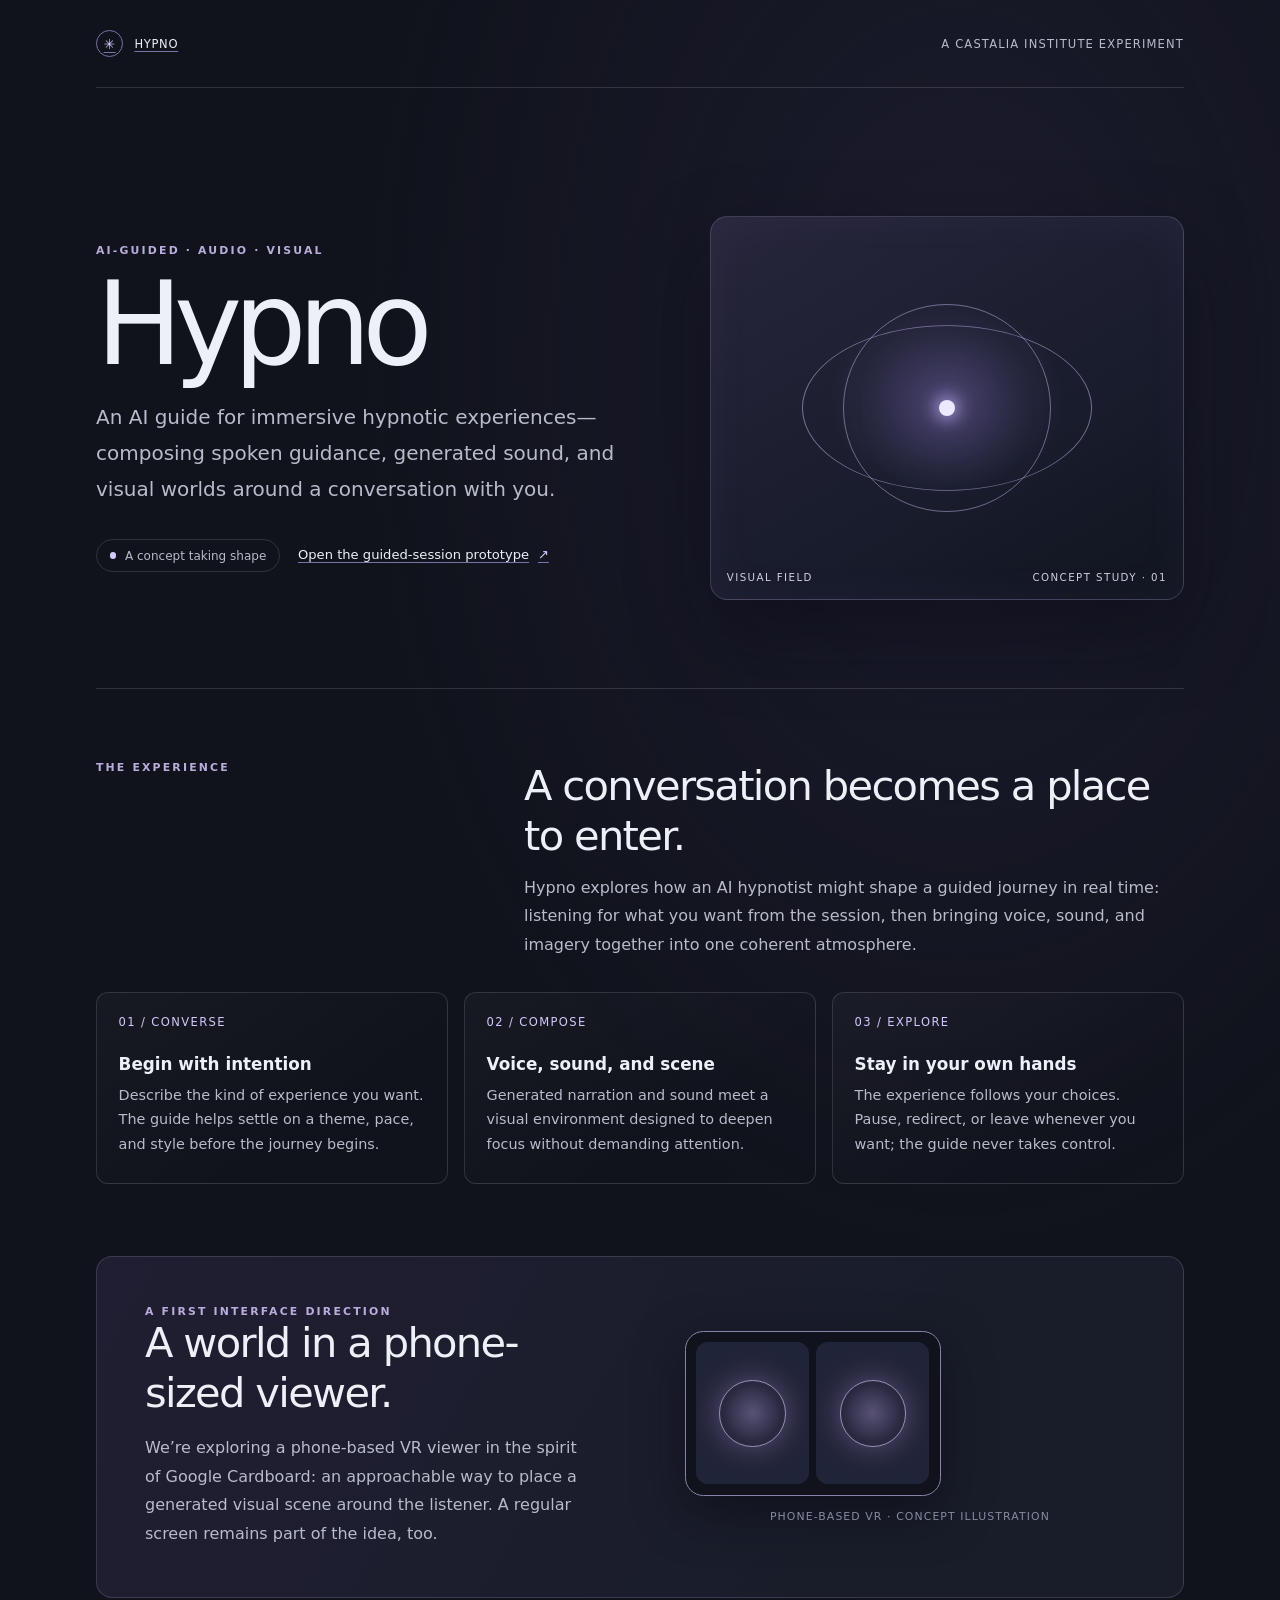
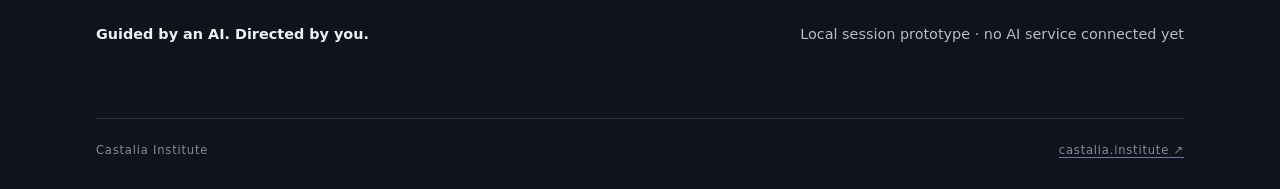
<file: index.html>
<!doctype html>
<html lang="en">
<head>
  <meta charset="utf-8">
  <meta name="viewport" content="width=device-width, initial-scale=1">
  <meta name="theme-color" content="#10131b">
  <meta name="description" content="Hypno explores AI-guided hypnotic experiences composed from conversation, generated audio, and immersive visuals.">
  <meta property="og:title" content="Hypno — Castalia Institute">
  <meta property="og:description" content="An AI guide for immersive journeys through attention and imagination.">
  <meta property="og:url" content="https://hypno.castalia.institute/">
  <meta property="og:type" content="website">
  <title>Hypno — Castalia Institute</title>
  <style>
    :root {
      color-scheme: dark;
      --night: #10131b;
      --panel: #191d2a;
      --ink: #edf0f7;
      --muted: #b8bbca;
      --soft: #858ba1;
      --lilac: #d4c8ff;
      --line: rgba(237, 240, 247, .14);
      font-family: ui-sans-serif, system-ui, -apple-system, BlinkMacSystemFont, "Segoe UI", sans-serif;
      background: var(--night);
      color: var(--ink);
      font-synthesis: none;
      text-rendering: optimizeLegibility;
    }
    * { box-sizing: border-box; }
    body {
      min-height: 100vh;
      margin: 0;
      background:
        radial-gradient(ellipse at 75% 20%, #29254377 0, transparent 38rem),
        var(--night);
    }
    a { color: inherit; text-decoration-color: #7775a4; text-underline-offset: .25em; }
    a:hover { color: var(--lilac); }
    .page { width: min(100% - 3rem, 68rem); margin: 0 auto; }
    .topline {
      display: flex;
      align-items: center;
      justify-content: space-between;
      min-height: 5.5rem;
      border-bottom: 1px solid var(--line);
      color: var(--muted);
      font-size: .72rem;
      letter-spacing: .1em;
      text-transform: uppercase;
    }
    .wordmark { display: inline-flex; align-items: center; gap: .7rem; color: var(--ink); letter-spacing: .06em; }
    .wordmark-mark {
      width: 1.7rem;
      aspect-ratio: 1;
      display: grid;
      place-items: center;
      border: 1px solid #7775a4;
      border-radius: 50%;
      color: var(--lilac);
      font-size: .85rem;
    }
    .hero {
      display: grid;
      grid-template-columns: 1.05fr .95fr;
      align-items: center;
      gap: clamp(2rem, 7vw, 6rem);
      padding: clamp(4.5rem, 10vw, 8rem) 0 5.5rem;
    }
    .eyebrow, .section-label {
      color: #b9addd;
      font-size: .68rem;
      font-weight: 650;
      letter-spacing: .2em;
      text-transform: uppercase;
    }
    h1 {
      margin: 1rem 0 1.4rem;
      font-size: clamp(4.2rem, 10vw, 7.2rem);
      font-weight: 520;
      letter-spacing: -.075em;
      line-height: .9;
    }
    .lead {
      max-width: 34rem;
      margin: 0;
      color: var(--muted);
      font-size: clamp(1.05rem, 2vw, 1.25rem);
      line-height: 1.8;
    }
    .concept-tag {
      display: inline-flex;
      align-items: center;
      gap: .55rem;
      margin-top: 2rem;
      padding: .55rem .8rem;
      border: 1px solid var(--line);
      border-radius: 99px;
      color: var(--muted);
      font-size: .75rem;
    }
    .concept-tag::before { content: ""; width: .4rem; aspect-ratio: 1; border-radius: 50%; background: var(--lilac); }
    .app-link {
      display: inline-flex;
      align-items: center;
      gap: .55rem;
      margin: 1.2rem 0 0 .8rem;
      color: var(--ink);
      font-size: .82rem;
      text-decoration-color: #7775a4;
      text-underline-offset: .25em;
    }
    .app-link span { color: var(--lilac); }
    .scene {
      position: relative;
      min-height: 24rem;
      overflow: hidden;
      display: grid;
      place-items: center;
      border: 1px solid rgba(212, 200, 255, .2);
      border-radius: 1.1rem;
      background:
        radial-gradient(ellipse at 50% 48%, rgba(149, 131, 212, .27), transparent 35%),
        linear-gradient(150deg, #27263c, #171b2a 68%, #11151f);
      box-shadow: 0 2rem 5rem #080a1370, inset 0 0 3rem #a78bfa0c;
    }
    .scene::before, .scene::after, .orbit {
      position: absolute;
      width: min(67%, 18rem);
      aspect-ratio: 1;
      border: 1px solid rgba(212, 200, 255, .28);
      border-radius: 50%;
    }
    .scene::before { content: ""; transform: scaleY(.57) rotate(-28deg); }
    .scene::after { content: ""; transform: scaleY(.57) rotate(28deg); }
    .orbit { width: min(48%, 13rem); border-color: rgba(212, 200, 255, .45); }
    .scene-core {
      z-index: 1;
      width: 1rem;
      aspect-ratio: 1;
      border-radius: 50%;
      background: #eee8ff;
      box-shadow: 0 0 1rem .3rem #c9b8ff99, 0 0 4rem 1.3rem #a78bfa50;
    }
    .scene-label {
      position: absolute;
      right: 1rem;
      bottom: 1rem;
      left: 1rem;
      display: flex;
      justify-content: space-between;
      gap: 1rem;
      color: #d0cde0;
      font-size: .64rem;
      letter-spacing: .14em;
      text-transform: uppercase;
    }
    .section { padding: 4.5rem 0; border-top: 1px solid var(--line); }
    .section-heading {
      display: grid;
      grid-template-columns: .75fr 1.25fr;
      gap: 2rem;
      align-items: start;
      margin-bottom: 2rem;
    }
    h2 { max-width: 42rem; margin: 0; font-size: clamp(1.7rem, 4vw, 2.6rem); font-weight: 450; letter-spacing: -.04em; line-height: 1.2; }
    .section-copy { max-width: 42rem; margin: .8rem 0 0; color: var(--muted); line-height: 1.8; }
    .steps { display: grid; grid-template-columns: repeat(3, 1fr); gap: 1rem; }
    .step {
      min-height: 12rem;
      padding: 1.35rem;
      border: 1px solid var(--line);
      border-radius: .75rem;
      background: linear-gradient(145deg, #ffffff08, transparent 75%);
    }
    .step-index { color: var(--lilac); font-size: .72rem; letter-spacing: .12em; }
    .step h3 { margin: 1.6rem 0 .55rem; font-size: 1.05rem; font-weight: 550; }
    .step p { margin: 0; color: var(--muted); font-size: .9rem; line-height: 1.7; }
    .viewer {
      display: grid;
      grid-template-columns: 1fr 1fr;
      gap: clamp(2rem, 7vw, 6rem);
      align-items: center;
      padding: 3rem;
      border: 1px solid rgba(212, 200, 255, .17);
      border-radius: 1rem;
      background: linear-gradient(120deg, #201e32, #191d2a 70%);
    }
    .viewer p { margin: 1rem 0 0; color: var(--muted); line-height: 1.8; }
    .viewer-device {
      width: min(100%, 16rem);
      justify-self: center;
      aspect-ratio: 1.55;
      display: grid;
      grid-template-columns: 1fr 1fr;
      gap: .45rem;
      padding: .65rem;
      border: 1px solid #8a82aa;
      border-radius: 1.15rem;
      background: #10131b;
      box-shadow: 0 1rem 3rem #090a1290;
    }
    .lens {
      display: grid;
      place-items: center;
      overflow: hidden;
      border-radius: .75rem;
      background: radial-gradient(circle at 50% 50%, #a99bdd78, #403b6088 32%, #202438 72%);
    }
    .lens::before { content: ""; width: 57%; aspect-ratio: 1; border: 1px solid #ddd5ff9c; border-radius: 50%; box-shadow: 0 0 1.5rem #c9b8ff40; }
    .viewer-caption { margin-top: .9rem; color: var(--soft); font-size: .68rem; text-align: center; letter-spacing: .1em; text-transform: uppercase; }
    .agency {
      display: flex;
      justify-content: space-between;
      gap: 2rem;
      align-items: center;
      padding: 1.5rem 0 4.5rem;
      color: var(--muted);
      font-size: .9rem;
      line-height: 1.7;
    }
    .agency strong { color: var(--ink); font-weight: 550; }
    footer {
      display: flex;
      justify-content: space-between;
      gap: 1rem;
      padding: 1.5rem 0 2rem;
      border-top: 1px solid var(--line);
      color: var(--soft);
      font-size: .72rem;
      letter-spacing: .07em;
    }
    @media (max-width: 760px) {
      .hero, .section-heading, .viewer { grid-template-columns: 1fr; }
      .hero { gap: 3rem; padding-top: 4rem; }
      .scene { min-height: 19rem; }
      .steps { grid-template-columns: 1fr; }
      .step { min-height: 0; }
      .step h3 { margin-top: 1rem; }
      .viewer { padding: 1.5rem; }
      .agency, footer { align-items: flex-start; flex-direction: column; }
    }
    @media (prefers-reduced-motion: reduce) {
      *, *::before, *::after { animation-duration: .01ms !important; animation-iteration-count: 1 !important; scroll-behavior: auto !important; }
    }
  </style>
</head>
<body>
  <div class="page">
    <header class="topline">
      <a class="wordmark" href="#top"><span class="wordmark-mark" aria-hidden="true">✳</span>Hypno</a>
      <span>A Castalia Institute experiment</span>
    </header>
    <main id="top">
      <section class="hero" aria-labelledby="title">
        <div>
          <div class="eyebrow">AI-guided · audio · visual</div>
          <h1 id="title">Hypno</h1>
          <p class="lead">An AI guide for immersive hypnotic experiences—composing spoken guidance, generated sound, and visual worlds around a conversation with you.</p>
          <span class="concept-tag">A concept taking shape</span>
          <a class="app-link" href="app/">Open the guided-session prototype <span aria-hidden="true">↗</span></a>
        </div>
        <div class="scene" role="img" aria-label="Abstract, softly layered visual field representing a generated environment">
          <span class="orbit" aria-hidden="true"></span>
          <span class="scene-core" aria-hidden="true"></span>
          <div class="scene-label"><span>Visual field</span><span>Concept study · 01</span></div>
        </div>
      </section>

      <section class="section" aria-labelledby="experience-title">
        <div class="section-heading">
          <div class="section-label">The experience</div>
          <div>
            <h2 id="experience-title">A conversation becomes a place to enter.</h2>
            <p class="section-copy">Hypno explores how an AI hypnotist might shape a guided journey in real time: listening for what you want from the session, then bringing voice, sound, and imagery together into one coherent atmosphere.</p>
          </div>
        </div>
        <div class="steps">
          <article class="step">
            <div class="step-index">01 / CONVERSE</div>
            <h3>Begin with intention</h3>
            <p>Describe the kind of experience you want. The guide helps settle on a theme, pace, and style before the journey begins.</p>
          </article>
          <article class="step">
            <div class="step-index">02 / COMPOSE</div>
            <h3>Voice, sound, and scene</h3>
            <p>Generated narration and sound meet a visual environment designed to deepen focus without demanding attention.</p>
          </article>
          <article class="step">
            <div class="step-index">03 / EXPLORE</div>
            <h3>Stay in your own hands</h3>
            <p>The experience follows your choices. Pause, redirect, or leave whenever you want; the guide never takes control.</p>
          </article>
        </div>
      </section>

      <section class="section viewer" aria-labelledby="viewer-title">
        <div>
          <div class="section-label">A first interface direction</div>
          <h2 id="viewer-title">A world in a phone-sized viewer.</h2>
          <p>We’re exploring a phone-based VR viewer in the spirit of Google Cardboard: an approachable way to place a generated visual scene around the listener. A regular screen remains part of the idea, too.</p>
        </div>
        <div>
          <div class="viewer-device" role="img" aria-label="A concept illustration of a split-lens phone-based VR viewer">
            <div class="lens"></div>
            <div class="lens"></div>
          </div>
          <div class="viewer-caption">Phone-based VR · concept illustration</div>
        </div>
      </section>

      <div class="agency"><span><strong>Guided by an AI. Directed by you.</strong></span><span>Local session prototype · no AI service connected yet</span></div>
    </main>
    <footer><span>Castalia Institute</span><a href="https://castalia.institute">castalia.institute ↗</a></footer>
  </div>
</body>
</html>
</file>
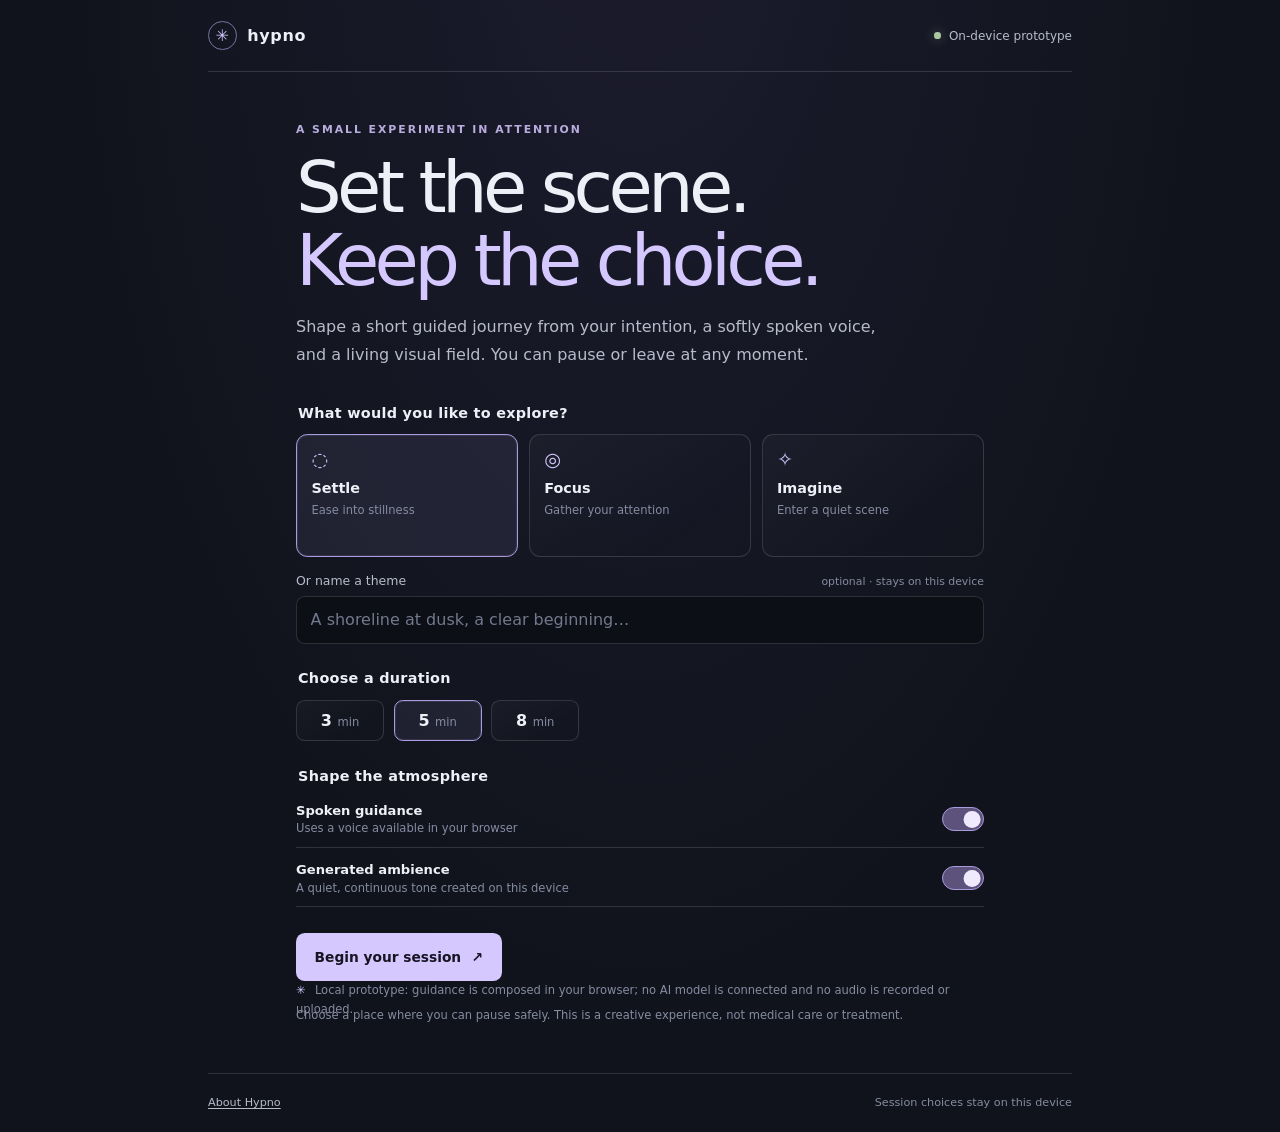
<file: app/index.html>
<!doctype html>
<html lang="en">
<head>
  <meta charset="utf-8">
  <meta name="viewport" content="width=device-width, initial-scale=1, viewport-fit=cover">
  <meta name="theme-color" content="#10131b">
  <meta name="description" content="A local prototype for AI-guided hypnotic journeys through spoken guidance, generated sound, and procedural visuals.">
  <meta name="application-name" content="Hypno">
  <meta name="apple-mobile-web-app-capable" content="yes">
  <meta name="apple-mobile-web-app-status-bar-style" content="black-translucent">
  <meta name="mobile-web-app-capable" content="yes">
  <link rel="manifest" href="./manifest.webmanifest">
  <link rel="icon" href="./icon.svg" type="image/svg+xml">
  <link rel="apple-touch-icon" href="./icon-192.png">
  <link rel="stylesheet" href="./styles.css">
  <title>Hypno — Guided session</title>
</head>
<body>
  <div class="app-shell">
    <header class="app-header">
      <a class="brand" href="../" aria-label="Hypno home">
        <span class="brand-mark" aria-hidden="true">✳</span>
        <span>hypno</span>
      </a>
      <div class="header-status"><span class="status-dot" aria-hidden="true"></span><span id="network-label">Local prototype</span></div>
    </header>

    <main>
      <section id="setup-view" class="setup-view" aria-labelledby="page-title">
        <div class="intro-block">
          <p class="eyebrow">A small experiment in attention</p>
          <h1 id="page-title">Set the scene.<br><span>Keep the choice.</span></h1>
          <p class="intro-copy">Shape a short guided journey from your intention, a softly spoken voice, and a living visual field. You can pause or leave at any moment.</p>
        </div>

        <form id="session-form" class="session-form">
          <fieldset class="field-group">
            <legend>What would you like to explore?</legend>
            <div class="intention-options" role="group" aria-label="Choose a session direction">
              <button class="intention-option is-selected" type="button" data-focus="settle" aria-pressed="true">
                <span class="option-icon" aria-hidden="true">◌</span><span>Settle</span><small>Ease into stillness</small>
              </button>
              <button class="intention-option" type="button" data-focus="focus" aria-pressed="false">
                <span class="option-icon" aria-hidden="true">◎</span><span>Focus</span><small>Gather your attention</small>
              </button>
              <button class="intention-option" type="button" data-focus="imagine" aria-pressed="false">
                <span class="option-icon" aria-hidden="true">✧</span><span>Imagine</span><small>Enter a quiet scene</small>
              </button>
            </div>
            <label class="text-label" for="intention">Or name a theme <span>optional · stays on this device</span></label>
            <input id="intention" name="intention" maxlength="80" autocomplete="off" placeholder="A shoreline at dusk, a clear beginning…">
          </fieldset>

          <fieldset class="field-group duration-group">
            <legend>Choose a duration</legend>
            <div class="duration-options" role="group" aria-label="Session duration">
              <button class="duration-option" type="button" data-minutes="3" aria-pressed="false">3 <span>min</span></button>
              <button class="duration-option is-selected" type="button" data-minutes="5" aria-pressed="true">5 <span>min</span></button>
              <button class="duration-option" type="button" data-minutes="8" aria-pressed="false">8 <span>min</span></button>
            </div>
          </fieldset>

          <fieldset class="field-group sound-options">
            <legend>Shape the atmosphere</legend>
            <label class="switch-row" for="voice-enabled"><span><strong>Spoken guidance</strong><small>Uses a voice available in your browser</small></span><input id="voice-enabled" type="checkbox" checked><span class="switch" aria-hidden="true"></span></label>
            <label class="switch-row" for="sound-enabled"><span><strong>Generated ambience</strong><small>A quiet, continuous tone created on this device</small></span><input id="sound-enabled" type="checkbox" checked><span class="switch" aria-hidden="true"></span></label>
          </fieldset>

          <div class="start-row">
            <button id="start-session" class="primary-button" type="submit">Begin your session <span aria-hidden="true">↗</span></button>
            <button id="install-app" class="install-button" type="button" hidden>Install Hypno</button>
          </div>
          <dialog id="install-help" class="install-dialog">
            <form method="dialog">
              <p class="eyebrow">Keep Hypno close</p>
              <h2>Add Hypno to your Home Screen</h2>
              <p>In Safari, use the Share menu, choose <strong>Add to Home Screen</strong>, then confirm. The app shell will be available offline after its first visit.</p>
              <button class="primary-button" type="submit">Got it</button>
            </form>
          </dialog>
          <p class="prototype-note"><span aria-hidden="true">✳</span> Local prototype: guidance is composed in your browser; no AI model is connected and no audio is recorded or uploaded.</p>
          <p class="care-note">Choose a place where you can pause safely. This is a creative experience, not medical care or treatment.</p>
        </form>
      </section>

      <section id="session-view" class="session-view" aria-labelledby="session-title" hidden>
        <div class="session-topline">
          <div><p class="eyebrow">Your guided space</p><h1 id="session-title">A moment, <span id="session-theme">at your pace.</span></h1></div>
          <button id="vr-toggle" class="quiet-button" type="button" aria-pressed="false"><span aria-hidden="true">◉</span> Cardboard view</button>
        </div>

        <div id="visual-field" class="visual-field" data-focus="settle">
          <div class="visual-halo halo-back" aria-hidden="true"></div>
          <div class="visual-halo halo-front" aria-hidden="true"></div>
          <canvas id="visual-canvas" aria-label="Slowly shifting generated visual environment"></canvas>
          <div class="stereo-view" aria-hidden="true"><canvas id="left-eye"></canvas><canvas id="right-eye"></canvas></div>
          <div class="visual-caption"><span id="scene-name">Still water</span><span id="scene-clock">05:00</span></div>
        </div>

        <div class="session-copy" aria-live="polite" aria-atomic="true">
          <p id="guide-line">Take a moment to arrive. Nothing needs to happen all at once.</p>
        </div>
        <div class="session-progress" aria-hidden="true"><div id="progress-bar"></div></div>
        <div class="session-controls">
          <button id="pause-session" class="primary-button" type="button"><span aria-hidden="true">Ⅱ</span> Pause</button>
          <button id="end-session" class="quiet-button" type="button">End session</button>
        </div>
        <p class="session-agency">Stay as you are, change the scene, or stop whenever you choose.</p>
      </section>

      <section id="complete-view" class="complete-view" aria-labelledby="complete-title" hidden>
        <div class="complete-mark" aria-hidden="true">✳</div>
        <p class="eyebrow">Session complete</p>
        <h1 id="complete-title">Take your time<br><span>coming back.</span></h1>
        <p class="intro-copy">Let the room come into focus in its own time. Nothing to report and nothing to prove.</p>
        <button id="new-session" class="primary-button" type="button">Return to the beginning</button>
      </section>
    </main>

    <footer class="app-footer"><a href="../">About Hypno</a><span id="offline-note">Designed to work offline after your first visit</span></footer>
    <div id="live-status" class="visually-hidden" role="status" aria-live="polite"></div>
  </div>
  <script src="./app.js" defer></script>
</body>
</html>
</file>
<file: app/styles.css>
:root {
  color-scheme: dark;
  --night: #10131b;
  --panel: #191d2a;
  --panel-raised: #202437;
  --ink: #edf0f7;
  --muted: #b8bbca;
  --soft: #858ba1;
  --lilac: #d4c8ff;
  --line: rgba(237, 240, 247, .14);
  --accent-rgb: 169, 155, 221;
  font-family: ui-sans-serif, system-ui, -apple-system, BlinkMacSystemFont, "Segoe UI", sans-serif;
  color: var(--ink);
  background: var(--night);
  font-synthesis: none;
  text-rendering: optimizeLegibility;
}

* { box-sizing: border-box; }
html { min-height: 100%; background: var(--night); }
body {
  min-height: 100vh;
  margin: 0;
  background:
    radial-gradient(ellipse at 50% -15%, #2925437a 0, transparent 38rem),
    var(--night);
}
button, input { font: inherit; }
button { color: inherit; }
button:focus-visible, input:focus-visible, a:focus-visible {
  outline: 2px solid var(--lilac);
  outline-offset: 4px;
}
[hidden] { display: none !important; }
.app-shell {
  width: min(100% - 2.5rem, 54rem);
  min-height: 100vh;
  margin: 0 auto;
  display: flex;
  flex-direction: column;
  padding: env(safe-area-inset-top) 0 env(safe-area-inset-bottom);
}
.app-header, .app-footer {
  display: flex;
  align-items: center;
  justify-content: space-between;
  gap: 1rem;
}
.app-header {
  min-height: 4.5rem;
  border-bottom: 1px solid var(--line);
  color: var(--muted);
  font-size: .75rem;
}
.brand {
  display: inline-flex;
  align-items: center;
  gap: .65rem;
  color: var(--ink);
  font-size: 1rem;
  font-weight: 600;
  letter-spacing: .04em;
  text-decoration: none;
}
.brand-mark, .complete-mark {
  width: 1.8rem;
  aspect-ratio: 1;
  display: grid;
  place-items: center;
  border: 1px solid #7775a4;
  border-radius: 50%;
  color: var(--lilac);
}
.header-status { display: flex; align-items: center; gap: .5rem; }
.status-dot { width: .42rem; aspect-ratio: 1; border-radius: 50%; background: #a9c7a1; box-shadow: 0 0 .7rem #a9c7a177; }
main { width: 100%; flex: 1; }
.setup-view { max-width: 43rem; margin: 0 auto; padding: 3.2rem 0 3rem; }
.intro-block { margin-bottom: 2.2rem; }
.eyebrow, .field-group legend {
  margin: 0;
  color: #b9addd;
  font-size: .68rem;
  font-weight: 650;
  letter-spacing: .18em;
  text-transform: uppercase;
}
h1 {
  margin: .9rem 0 1rem;
  font-size: clamp(2.5rem, 8vw, 4.5rem);
  font-weight: 500;
  letter-spacing: -.065em;
  line-height: 1.02;
}
h1 span { color: var(--lilac); }
.intro-copy { max-width: 38rem; margin: 0; color: var(--muted); font-size: 1rem; line-height: 1.75; }
.session-form { display: grid; gap: 1.65rem; }
.field-group { min-width: 0; margin: 0; padding: 0; border: 0; }
.field-group legend { margin-bottom: .85rem; color: var(--ink); letter-spacing: .02em; font-size: .9rem; text-transform: none; }
.intention-options { display: grid; grid-template-columns: repeat(3, 1fr); gap: .65rem; }
.intention-option, .duration-option {
  border: 1px solid var(--line);
  background: linear-gradient(145deg, #ffffff08, transparent 80%);
  cursor: pointer;
  transition: border-color .18s ease, background-color .18s ease, transform .18s ease;
}
.intention-option:hover, .duration-option:hover { border-color: #8e83b9; transform: translateY(-1px); }
.intention-option {
  min-height: 7.7rem;
  display: flex;
  flex-direction: column;
  align-items: flex-start;
  gap: .35rem;
  padding: .9rem;
  border-radius: .7rem;
  text-align: left;
}
.intention-option.is-selected, .duration-option.is-selected { border-color: #a99bdd; background: #a99bdd18; box-shadow: inset 0 0 0 1px #a99bdd26; }
.option-icon { color: var(--lilac); font-size: 1.2rem; line-height: 1; }
.intention-option > span:nth-child(2) { margin-top: .35rem; font-size: .9rem; font-weight: 600; }
.intention-option small { color: var(--soft); font-size: .72rem; line-height: 1.4; }
.text-label { display: flex; justify-content: space-between; align-items: baseline; gap: 1rem; margin: 1rem 0 .45rem; color: var(--muted); font-size: .78rem; }
.text-label span { color: var(--soft); font-size: .68rem; }
#intention {
  width: 100%;
  min-height: 3rem;
  padding: .75rem .85rem;
  border: 1px solid var(--line);
  border-radius: .55rem;
  background: #0c0f16;
  color: var(--ink);
}
#intention::placeholder { color: #72798d; }
.duration-options { display: flex; gap: .6rem; }
.duration-option { min-width: 5.5rem; padding: .65rem .8rem; border-radius: .55rem; font-size: 1rem; font-weight: 600; }
.duration-option span { color: var(--soft); font-size: .72rem; font-weight: 400; }
.sound-options { display: grid; gap: .2rem; }
.sound-options legend { margin-bottom: .5rem; }
.switch-row {
  position: relative;
  display: flex;
  align-items: center;
  justify-content: space-between;
  gap: 1rem;
  min-height: 3.5rem;
  padding: .55rem 0;
  border-bottom: 1px solid var(--line);
  cursor: pointer;
}
.switch-row > span:first-child { display: grid; gap: .2rem; }
.switch-row strong { font-size: .82rem; font-weight: 550; }
.switch-row small { color: var(--soft); font-size: .72rem; }
.switch-row input { position: absolute; z-index: 2; width: 2.8rem; height: 1.6rem; right: 0; opacity: 0; cursor: pointer; }
.switch { position: relative; z-index: 1; flex: 0 0 2.65rem; height: 1.5rem; border: 1px solid #656b7e; border-radius: 99px; background: #262b39; transition: background .18s ease; }
.switch::after { content: ""; position: absolute; top: .18rem; left: .2rem; width: 1.05rem; height: 1.05rem; border-radius: 50%; background: #bec2d0; transition: transform .18s ease, background .18s ease; }
.switch-row input:checked + .switch { background: #5d527c; border-color: #a99bdd; }
.switch-row input:checked + .switch::after { transform: translateX(1.1rem); background: #f0eaff; }
.switch-row input:focus-visible + .switch { outline: 2px solid var(--lilac); outline-offset: 3px; }
.start-row { display: flex; flex-wrap: wrap; align-items: center; gap: 1rem; }
.primary-button, .quiet-button, .install-button {
  min-height: 3rem;
  display: inline-flex;
  justify-content: center;
  align-items: center;
  gap: .65rem;
  padding: .75rem 1.1rem;
  border: 1px solid transparent;
  border-radius: .55rem;
  font-size: .86rem;
  font-weight: 600;
  cursor: pointer;
  transition: filter .18s ease, border-color .18s ease, transform .18s ease;
}
.primary-button { background: #d4c8ff; color: #171522; }
.primary-button:hover { filter: brightness(1.08); transform: translateY(-1px); }
.quiet-button, .install-button { border-color: var(--line); background: #ffffff05; color: var(--ink); }
.quiet-button:hover, .install-button:hover { border-color: #8e83b9; }
.install-button[hidden] { display: none; }
.install-dialog { width: min(calc(100% - 2rem), 27rem); padding: 1.5rem; border: 1px solid #7775a4; border-radius: .8rem; background: var(--panel); color: var(--ink); box-shadow: 0 1.5rem 5rem #0009; }
.install-dialog::backdrop { background: #080a12b8; backdrop-filter: blur(4px); }
.install-dialog h2 { margin: .8rem 0; font-size: 1.4rem; letter-spacing: -.03em; }
.install-dialog form > p:not(.eyebrow) { margin: 0 0 1.2rem; color: var(--muted); font-size: .86rem; line-height: 1.7; }
.prototype-note, .care-note { margin: 0; color: var(--soft); font-size: .72rem; line-height: 1.65; }
.prototype-note span { margin-right: .35rem; color: var(--lilac); }
.care-note { margin-top: -.85rem; }
.session-view { padding: 2.5rem 0 2rem; }
.session-topline { display: flex; justify-content: space-between; align-items: flex-end; gap: 1rem; margin-bottom: 1.2rem; }
.session-topline h1 { margin: .55rem 0 0; font-size: clamp(1.8rem, 5vw, 2.7rem); }
.session-topline h1 span { color: var(--lilac); }
.visual-field {
  --accent-rgb: 169, 155, 221;
  position: relative;
  min-height: min(54vh, 26rem);
  overflow: hidden;
  display: grid;
  place-items: center;
  border: 1px solid rgba(var(--accent-rgb), .27);
  border-radius: 1rem;
  background: radial-gradient(ellipse at 50% 48%, rgba(var(--accent-rgb), .22), transparent 42%), #141827;
  isolation: isolate;
}
.visual-field[data-focus="focus"] { --accent-rgb: 135, 177, 203; }
.visual-field[data-focus="imagine"] { --accent-rgb: 193, 149, 192; }
.visual-field canvas { position: absolute; inset: 0; width: 100%; height: 100%; }
.visual-halo { position: absolute; z-index: -1; width: min(60vw, 27rem); aspect-ratio: 1; border: 1px solid rgba(var(--accent-rgb), .2); border-radius: 50%; transform: scaleY(.58) rotate(24deg); }
.halo-back { transform: scaleY(.58) rotate(-24deg); }
.halo-front { width: min(42vw, 19rem); border-color: rgba(var(--accent-rgb), .32); }
.visual-caption { position: absolute; right: 1.2rem; bottom: 1rem; left: 1.2rem; display: flex; justify-content: space-between; color: #dedbed; font-size: .68rem; letter-spacing: .12em; text-transform: uppercase; text-shadow: 0 1px 8px #000; }
.stereo-view { position: absolute; inset: 0; display: none; grid-template-columns: 1fr 1fr; }
.stereo-view canvas { position: relative; width: 100%; height: 100%; }
.stereo-view canvas + canvas { border-left: 1px solid rgba(255,255,255,.12); }
.session-view.vr-mode .visual-field { border-radius: .45rem; }
.session-view.vr-mode #visual-canvas { display: none; }
.session-view.vr-mode .stereo-view { display: grid; }
.session-copy { min-height: 6.5rem; display: grid; place-items: center; padding: 1.2rem .75rem .65rem; text-align: center; }
.session-copy p { max-width: 37rem; margin: 0; color: #dedbea; font-family: Georgia, serif; font-size: clamp(1.05rem, 3vw, 1.35rem); line-height: 1.7; }
.session-progress { height: 2px; overflow: hidden; background: #ffffff16; }
.session-progress div { width: 0; height: 100%; background: var(--lilac); transition: width .25s linear; }
.session-controls { display: flex; justify-content: center; align-items: center; gap: .8rem; padding-top: 1.25rem; }
.session-agency { margin: 1rem 0 0; color: var(--soft); font-size: .72rem; text-align: center; }
.complete-view { max-width: 38rem; min-height: 70vh; display: flex; flex-direction: column; justify-content: center; margin: 0 auto; padding: 3rem 0; }
.complete-mark { width: 3rem; margin-bottom: 2rem; font-size: 1.2rem; }
.complete-view h1 { margin: .8rem 0 1.1rem; }
.complete-view .intro-copy { margin-bottom: 1.8rem; }
.app-footer { min-height: 3.7rem; margin-top: auto; border-top: 1px solid var(--line); color: var(--soft); font-size: .7rem; }
.app-footer a { color: var(--muted); text-underline-offset: .2em; }
.visually-hidden { position: absolute; width: 1px; height: 1px; overflow: hidden; clip: rect(0, 0, 0, 0); white-space: nowrap; clip-path: inset(50%); }

@media (max-width: 560px) {
  .app-shell { width: min(100% - 2rem, 54rem); }
  .setup-view { padding-top: 2.3rem; }
  .intention-options { gap: .45rem; }
  .intention-option { min-height: 7.3rem; padding: .7rem .6rem; }
  .intention-option small { font-size: .66rem; }
  .text-label { align-items: flex-start; flex-direction: column; gap: .2rem; }
  .session-topline { align-items: flex-start; flex-direction: column; }
  .session-topline .quiet-button { align-self: flex-start; }
  .visual-field { min-height: 46vh; }
  .app-footer { align-items: flex-start; flex-direction: column; justify-content: center; gap: .3rem; padding: .8rem 0; }
}
@media (prefers-reduced-motion: reduce) {
  *, *::before, *::after { scroll-behavior: auto !important; transition-duration: .01ms !important; }
}
</file>
